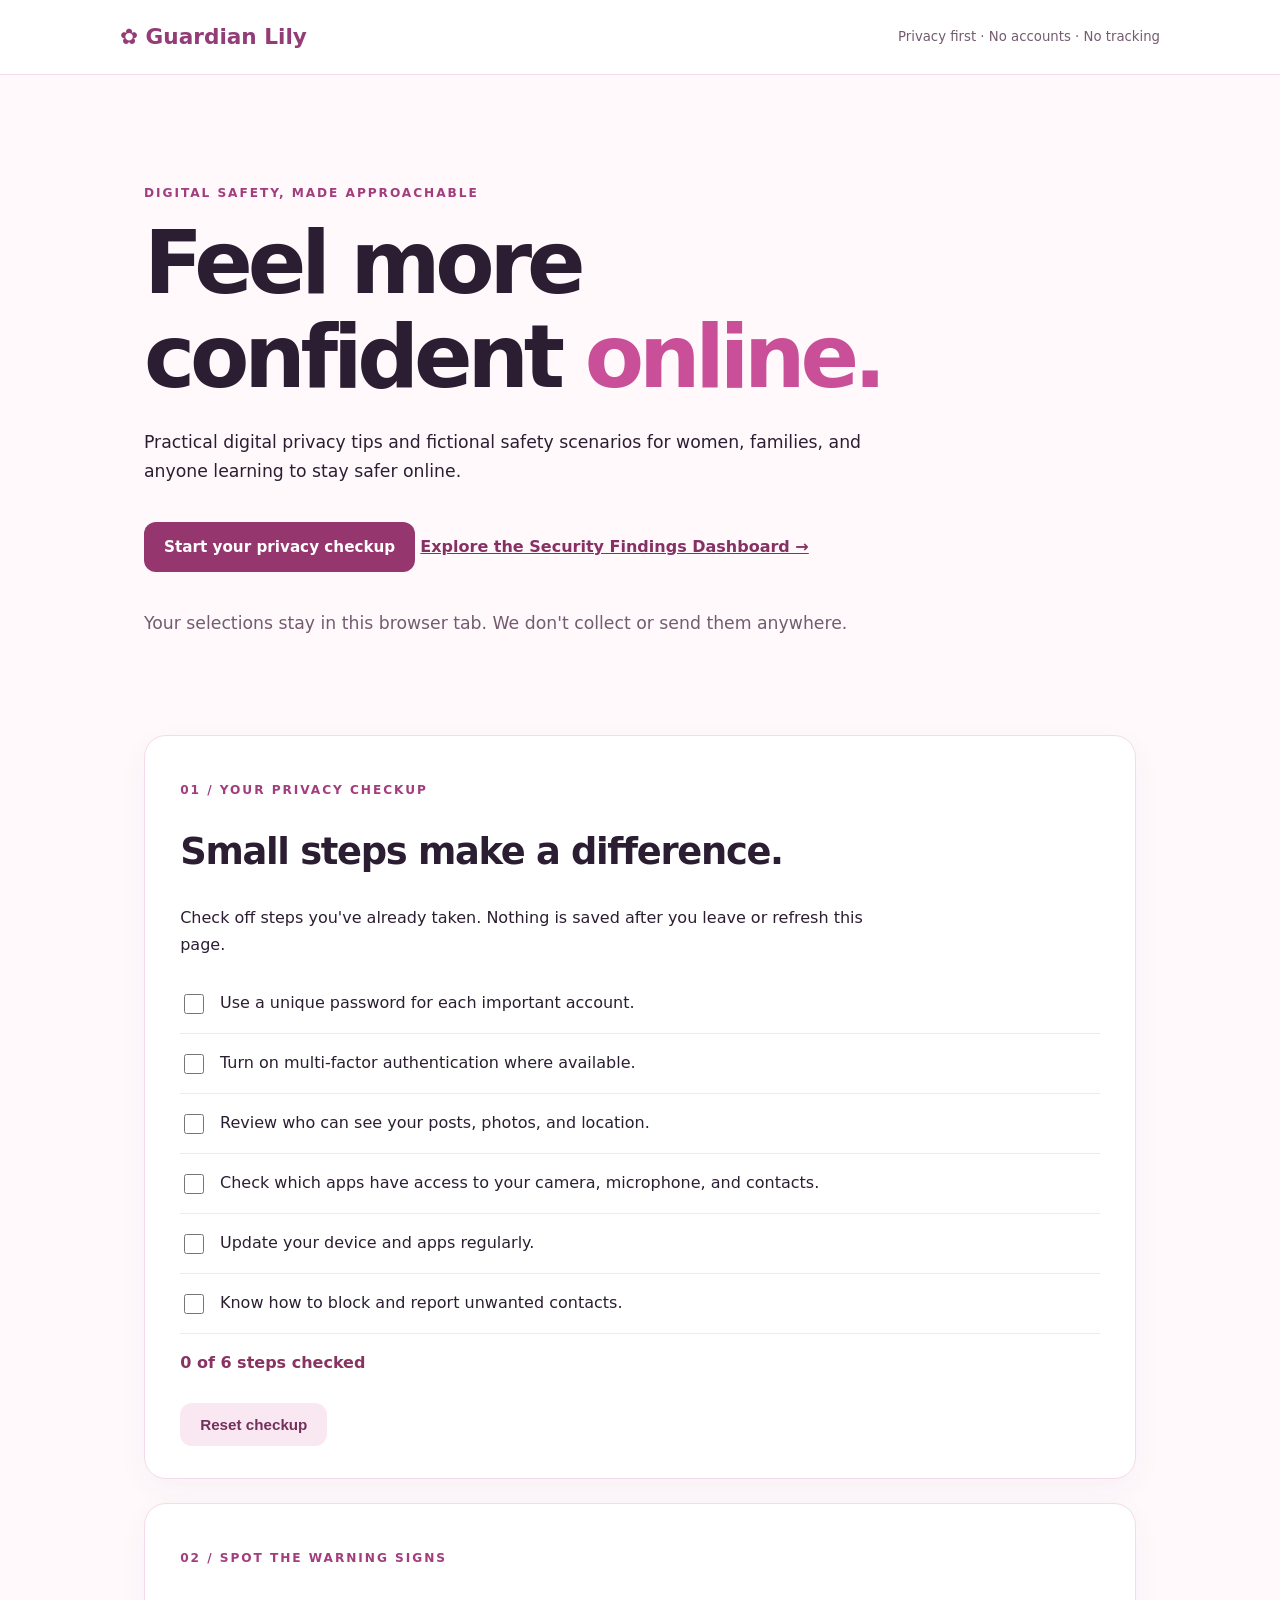
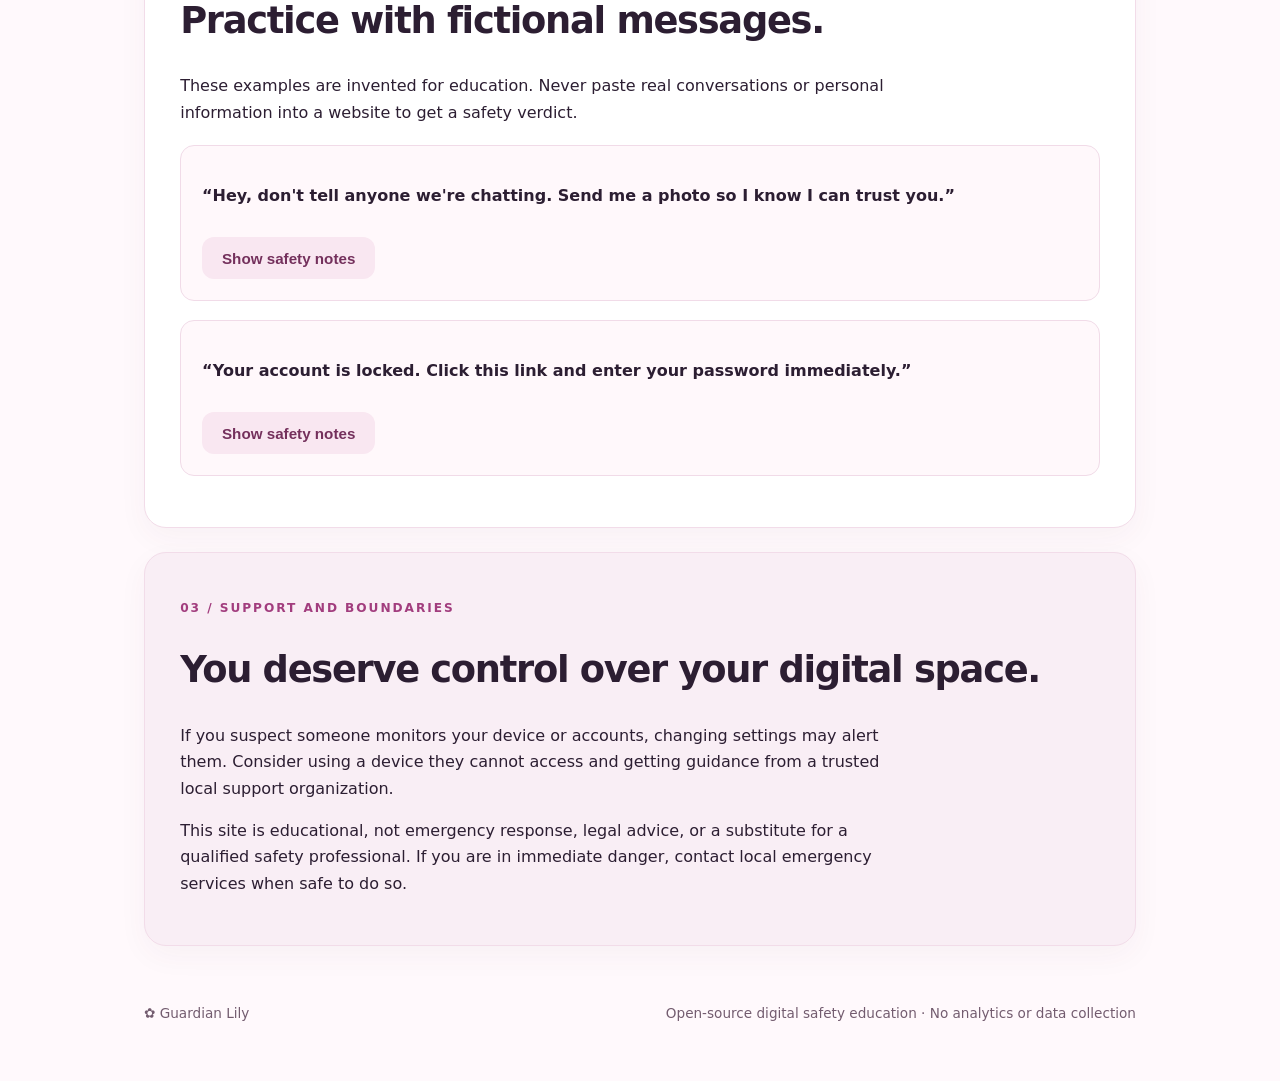
<file: index.html>
<!doctype html>
<html lang="en">
<head>
  <meta charset="utf-8">
  <meta name="viewport" content="width=device-width,initial-scale=1">
  <meta name="color-scheme" content="light">
  <meta name="referrer" content="no-referrer">
  <meta http-equiv="Content-Security-Policy" content="default-src 'none'; script-src 'self'; style-src 'self'; img-src 'self'; base-uri 'none'; form-action 'none'; connect-src 'none'">
  <title>Guardian Lily | Digital Safety</title>
  <link rel="stylesheet" href="styles.css">
  <script src="app.js" defer></script>
</head>
<body>
  <header class="topbar"><a class="brand" href="#home" aria-label="Guardian Lily home">✿ Guardian Lily</a><span class="tag">Privacy first · No accounts · No tracking</span></header>
  <main id="home">
    <section class="hero">
      <p class="eyebrow">Digital safety, made approachable</p>
      <h1>Feel more confident <em>online.</em></h1>
      <p>Practical digital privacy tips and fictional safety scenarios for women, families, and anyone learning to stay safer online.</p>
      <a class="button" href="#checkup">Start your privacy checkup</a> <a class="dashboard-entry" href="security-findings.html">Explore the Security Findings Dashboard →</a>
      <p class="small">Your selections stay in this browser tab. We don't collect or send them anywhere.</p>
    </section>
    <section class="panel" id="checkup">
      <p class="eyebrow">01 / Your privacy checkup</p>
      <h2>Small steps make a difference.</h2>
      <p>Check off steps you've already taken. Nothing is saved after you leave or refresh this page.</p>
      <div id="checklist" aria-label="Digital privacy checklist"></div>
      <p id="progress" class="progress" aria-live="polite"></p>
      <button type="button" class="secondary" id="reset">Reset checkup</button>
    </section>
    <section class="panel" id="practice">
      <p class="eyebrow">02 / Spot the warning signs</p>
      <h2>Practice with fictional messages.</h2>
      <p>These examples are invented for education. Never paste real conversations or personal information into a website to get a safety verdict.</p>
      <div class="scenario"><p class="message">“Hey, don't tell anyone we're chatting. Send me a photo so I know I can trust you.”</p><button type="button" class="secondary reveal" aria-expanded="false" aria-controls="answer1">Show safety notes</button><p id="answer1" class="answer" hidden>Secrecy requests and pressure to share photos can be warning signs. You can stop responding, block the account, and talk to a trusted adult or support person. A single message does not establish someone's identity or intent.</p></div>
      <div class="scenario"><p class="message">“Your account is locked. Click this link and enter your password immediately.”</p><button type="button" class="secondary reveal" aria-expanded="false" aria-controls="answer2">Show safety notes</button><p id="answer2" class="answer" hidden>Urgent requests for passwords through links can be phishing. Open the service through its official app or a bookmark instead. Do not enter a password through an unexpected message link.</p></div>
    </section>
    <section class="panel resources" id="resources">
      <p class="eyebrow">03 / Support and boundaries</p>
      <h2>You deserve control over your digital space.</h2>
      <p>If you suspect someone monitors your device or accounts, changing settings may alert them. Consider using a device they cannot access and getting guidance from a trusted local support organization.</p>
      <p>This site is educational, not emergency response, legal advice, or a substitute for a qualified safety professional. If you are in immediate danger, contact local emergency services when safe to do so.</p>
    </section>
  </main>
  <footer><span>✿ Guardian Lily</span><span>Open-source digital safety education · No analytics or data collection</span></footer>
</body>
</html>
</file>
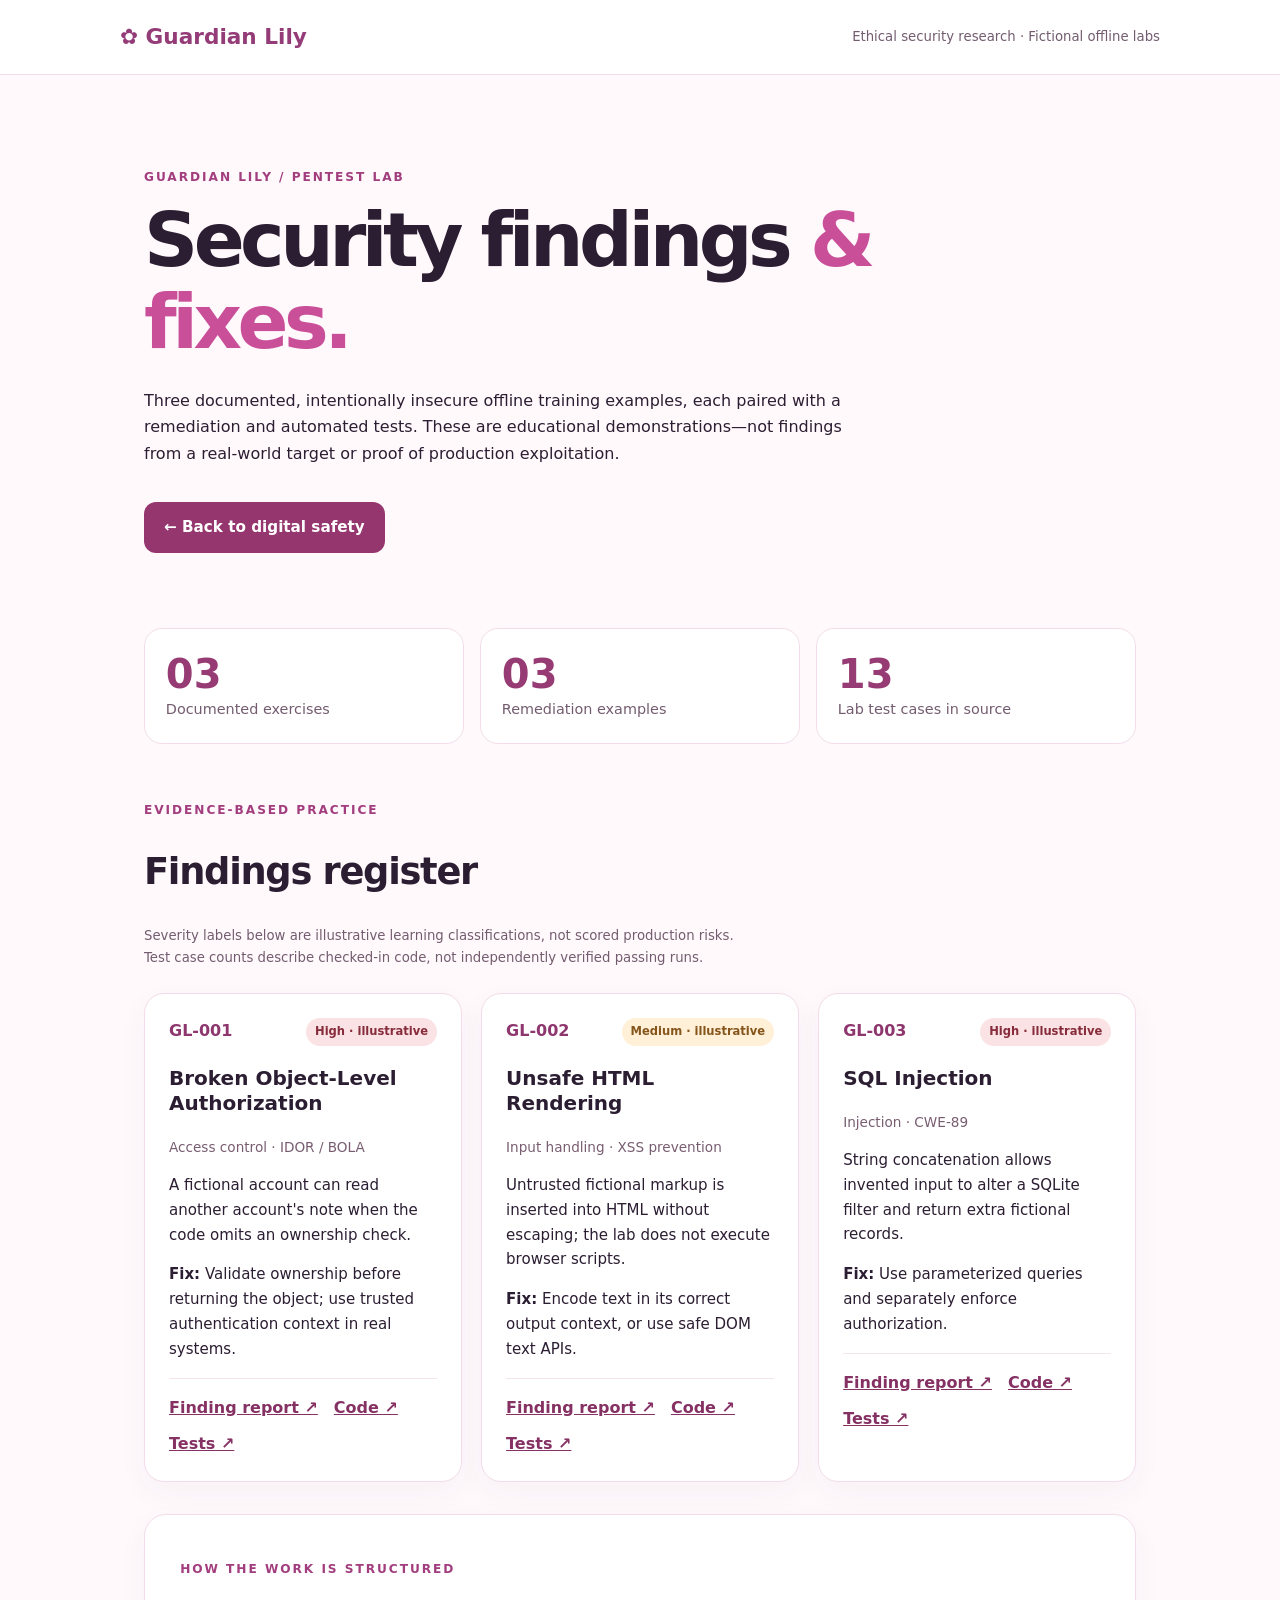
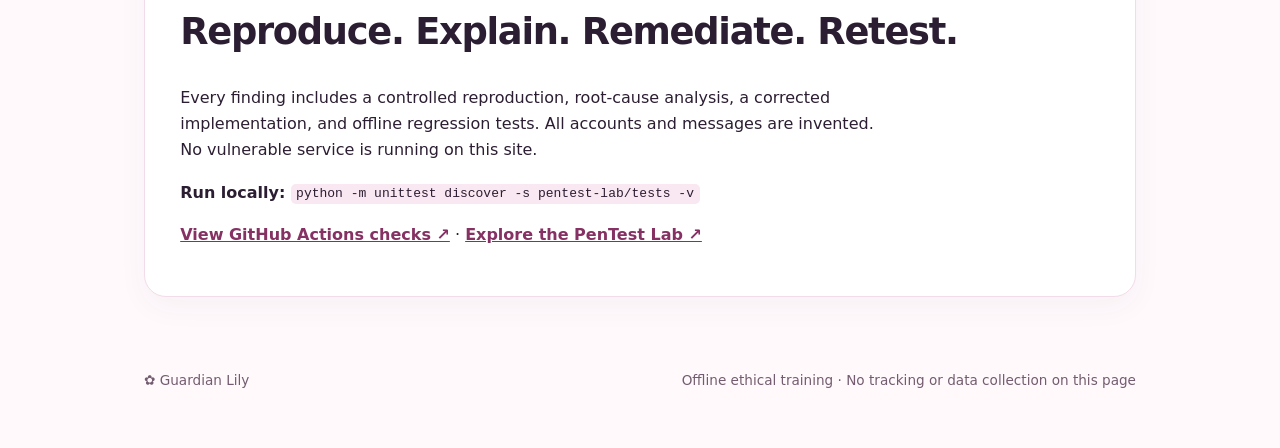
<file: security-findings.html>
<!doctype html>
<html lang="en">
<head>
<meta charset="utf-8">
<meta name="viewport" content="width=device-width,initial-scale=1">
<meta name="referrer" content="no-referrer">
<meta http-equiv="Content-Security-Policy" content="default-src 'none'; style-src 'self'; img-src 'self'; base-uri 'none'; form-action 'none'; connect-src 'none'">
<title>Security Findings | Guardian Lily</title>
<link rel="stylesheet" href="styles.css">
</head>
<body>
<header class="topbar"><a class="brand" href="index.html">✿ Guardian Lily</a><span class="tag">Ethical security research · Fictional offline labs</span></header>
<main>
<section class="dashboard-hero">
<p class="eyebrow">Guardian Lily / PenTest Lab</p>
<h1>Security findings <em>&amp; fixes.</em></h1>
<p>Three documented, intentionally insecure offline training examples, each paired with a remediation and automated tests. These are educational demonstrations—not findings from a real-world target or proof of production exploitation.</p>
<a class="button" href="index.html">← Back to digital safety</a>
</section>
<section class="metrics" aria-label="Portfolio overview">
<div class="metric"><strong>03</strong><span>Documented exercises</span></div>
<div class="metric"><strong>03</strong><span>Remediation examples</span></div>
<div class="metric"><strong>13</strong><span>Lab test cases in source</span></div>
</section>
<section aria-labelledby="findings-heading">
<p class="eyebrow">Evidence-based practice</p>
<h2 id="findings-heading">Findings register</h2>
<p class="small">Severity labels below are illustrative learning classifications, not scored production risks. Test case counts describe checked-in code, not independently verified passing runs.</p>
<div class="findings-grid">
<article class="finding-card">
<div class="finding-top"><span class="finding-id">GL-001</span><span class="severity high">High · illustrative</span></div>
<h3>Broken Object-Level Authorization</h3>
<p class="finding-meta">Access control · IDOR / BOLA</p>
<p>A fictional account can read another account's note when the code omits an ownership check.</p>
<p><strong>Fix:</strong> Validate ownership before returning the object; use trusted authentication context in real systems.</p>
<div class="finding-links"><a href="https://github.com/Ainny1/guardian-lily/blob/main/pentest-lab/FINDING-001.md">Finding report ↗</a><a href="https://github.com/Ainny1/guardian-lily/blob/main/pentest-lab/access_control.py">Code ↗</a><a href="https://github.com/Ainny1/guardian-lily/blob/main/pentest-lab/tests/test_access_control.py">Tests ↗</a></div>
</article>
<article class="finding-card">
<div class="finding-top"><span class="finding-id">GL-002</span><span class="severity medium">Medium · illustrative</span></div>
<h3>Unsafe HTML Rendering</h3>
<p class="finding-meta">Input handling · XSS prevention</p>
<p>Untrusted fictional markup is inserted into HTML without escaping; the lab does not execute browser scripts.</p>
<p><strong>Fix:</strong> Encode text in its correct output context, or use safe DOM text APIs.</p>
<div class="finding-links"><a href="https://github.com/Ainny1/guardian-lily/blob/main/pentest-lab/FINDING-002.md">Finding report ↗</a><a href="https://github.com/Ainny1/guardian-lily/blob/main/pentest-lab/xss_rendering.py">Code ↗</a><a href="https://github.com/Ainny1/guardian-lily/blob/main/pentest-lab/tests/test_xss_rendering.py">Tests ↗</a></div>
</article>
<article class="finding-card">
<div class="finding-top"><span class="finding-id">GL-003</span><span class="severity high">High · illustrative</span></div>
<h3>SQL Injection</h3>
<p class="finding-meta">Injection · CWE-89</p>
<p>String concatenation allows invented input to alter a SQLite filter and return extra fictional records.</p>
<p><strong>Fix:</strong> Use parameterized queries and separately enforce authorization.</p>
<div class="finding-links"><a href="https://github.com/Ainny1/guardian-lily/blob/main/pentest-lab/FINDING-003.md">Finding report ↗</a><a href="https://github.com/Ainny1/guardian-lily/blob/main/pentest-lab/sql_injection.py">Code ↗</a><a href="https://github.com/Ainny1/guardian-lily/blob/main/pentest-lab/tests/test_sql_injection.py">Tests ↗</a></div>
</article>
</div>
</section>
<section class="panel method-panel">
<p class="eyebrow">How the work is structured</p>
<h2>Reproduce. Explain. Remediate. Retest.</h2>
<p>Every finding includes a controlled reproduction, root-cause analysis, a corrected implementation, and offline regression tests. All accounts and messages are invented. No vulnerable service is running on this site.</p>
<p><strong>Run locally:</strong> <code>python -m unittest discover -s pentest-lab/tests -v</code></p>
<p><a href="https://github.com/Ainny1/guardian-lily/actions">View GitHub Actions checks ↗</a> · <a href="https://github.com/Ainny1/guardian-lily/tree/main/pentest-lab">Explore the PenTest Lab ↗</a></p>
</section>
</main>
<footer><span>✿ Guardian Lily</span><span>Offline ethical training · No tracking or data collection on this page</span></footer>
</body>
</html>
</file>
<file: styles.css>
:root{font-family:Inter,ui-sans-serif,system-ui,-apple-system,Segoe UI,sans-serif;color:#2c1e32;background:#fff9fc}*{box-sizing:border-box}html{scroll-behavior:smooth}body{margin:0;line-height:1.65}.topbar{display:flex;justify-content:space-between;gap:1rem;align-items:center;padding:1.2rem max(1.5rem,calc((100vw - 1040px)/2));background:white;border-bottom:1px solid #f2dce9}.brand{font-size:1.35rem;font-weight:800;color:#943c77;text-decoration:none}.tag,.small{font-size:.83rem;color:#735c6f}main{max-width:1040px;margin:auto;padding:0 1.5rem}.hero{padding:6rem 0 5rem;max-width:780px}.eyebrow{text-transform:uppercase;letter-spacing:.16em;font-weight:750;font-size:.76rem;color:#a23d7e}h1{font-size:clamp(2.9rem,7vw,5.4rem);line-height:1.09;letter-spacing:-.06em;margin:.8rem 0 1.5rem}h1 em{font-style:normal;color:#c94f98}h2{font-size:clamp(1.6rem,4vw,2.3rem);line-height:1.2;letter-spacing:-.035em}p{max-width:70ch}.hero>p:not(.eyebrow){font-size:1.08rem}.button,.secondary{display:inline-block;border:0;border-radius:12px;padding:.8rem 1.25rem;font-weight:750;font-size:.95rem;cursor:pointer}.button{background:#95366e;color:#fff;text-decoration:none;margin:1.2rem 0}.button:hover{background:#702752}.button:focus-visible,.secondary:focus-visible,input:focus-visible{outline:3px solid #9a3e78;outline-offset:3px}.panel{background:white;border:1px solid #f2dce9;border-radius:22px;padding:2rem 2.2rem;margin-bottom:1.5rem;box-shadow:0 10px 30px #65304d0b}.check{display:flex;align-items:flex-start;gap:.8rem;padding:1rem 0;border-bottom:1px solid #f4e8ef;cursor:pointer}.check input{width:1.25rem;height:1.25rem;margin-top:.25rem;accent-color:#a23d7e}.progress{font-weight:750;color:#893363}.secondary{background:#f9e7f1;color:#74305c;margin-top:.7rem}.secondary:hover{background:#f1d1e2}.scenario{background:#fff8fb;border:1px solid #f1dbe8;border-radius:14px;padding:1.3rem;margin:1.2rem 0}.message{font-weight:650}.answer{padding:.8rem 1rem;border-left:4px solid #b64b89;background:#fff}.resources{background:#f9eef5}footer{display:flex;justify-content:space-between;gap:1rem;max-width:1040px;margin:2rem auto;padding:1.5rem;color:#735c6f;font-size:.85rem}@media(max-width:640px){.topbar{padding:1rem}.tag{display:none}.hero{padding:3.5rem 0}.panel{padding:1.4rem}footer{flex-direction:column;padding:1.5rem}}@media(prefers-reduced-motion:reduce){html{scroll-behavior:auto}}

.dashboard-hero{padding:5rem 0 2.5rem;max-width:830px}.dashboard-hero h1{font-size:clamp(2.8rem,6vw,4.7rem)}.metrics{display:grid;grid-template-columns:repeat(3,minmax(0,1fr));gap:1rem;margin:1rem 0 3.5rem}.metric{background:#fff;border:1px solid #f2dce9;border-radius:18px;padding:1.3rem;display:flex;flex-direction:column}.metric strong{font-size:2.5rem;color:#973b74;line-height:1.2}.metric span{color:#735c6f;font-size:.9rem}.findings-grid{display:grid;grid-template-columns:repeat(3,minmax(0,1fr));gap:1.2rem;margin:1.5rem 0 2rem}.finding-card{background:#fff;border:1px solid #f2dce9;border-radius:20px;padding:1.5rem;box-shadow:0 10px 30px #65304d0b}.finding-card h3{font-size:1.25rem;line-height:1.25}.finding-card p{font-size:.94rem}.finding-top{display:flex;flex-wrap:wrap;justify-content:space-between;align-items:center;gap:.5rem}.finding-id{font-weight:800;color:#8e366e}.severity{font-size:.72rem;font-weight:800;padding:.28rem .55rem;border-radius:99px}.severity.high{background:#fbe3e5;color:#872c3b}.severity.medium{background:#fff0d7;color:#85551c}.finding-meta{color:#785d71;font-size:.85rem!important}.finding-links{display:flex;flex-wrap:wrap;gap:.6rem 1rem;border-top:1px solid #f3e4ed;margin-top:1rem;padding-top:1rem}.finding-links a,.method-panel a{color:#853163;font-weight:700}.method-panel{margin:2rem 0 3rem}code{background:#f9e7f1;padding:.15rem .35rem;border-radius:5px;overflow-wrap:anywhere}@media(max-width:850px){.findings-grid{grid-template-columns:1fr}}@media(max-width:550px){.metrics{grid-template-columns:1fr}.dashboard-hero{padding:3rem 0 1.5rem}}

.dashboard-entry{display:inline-block;color:#853163;font-weight:750;margin:.4rem 0 1rem}
</file>
